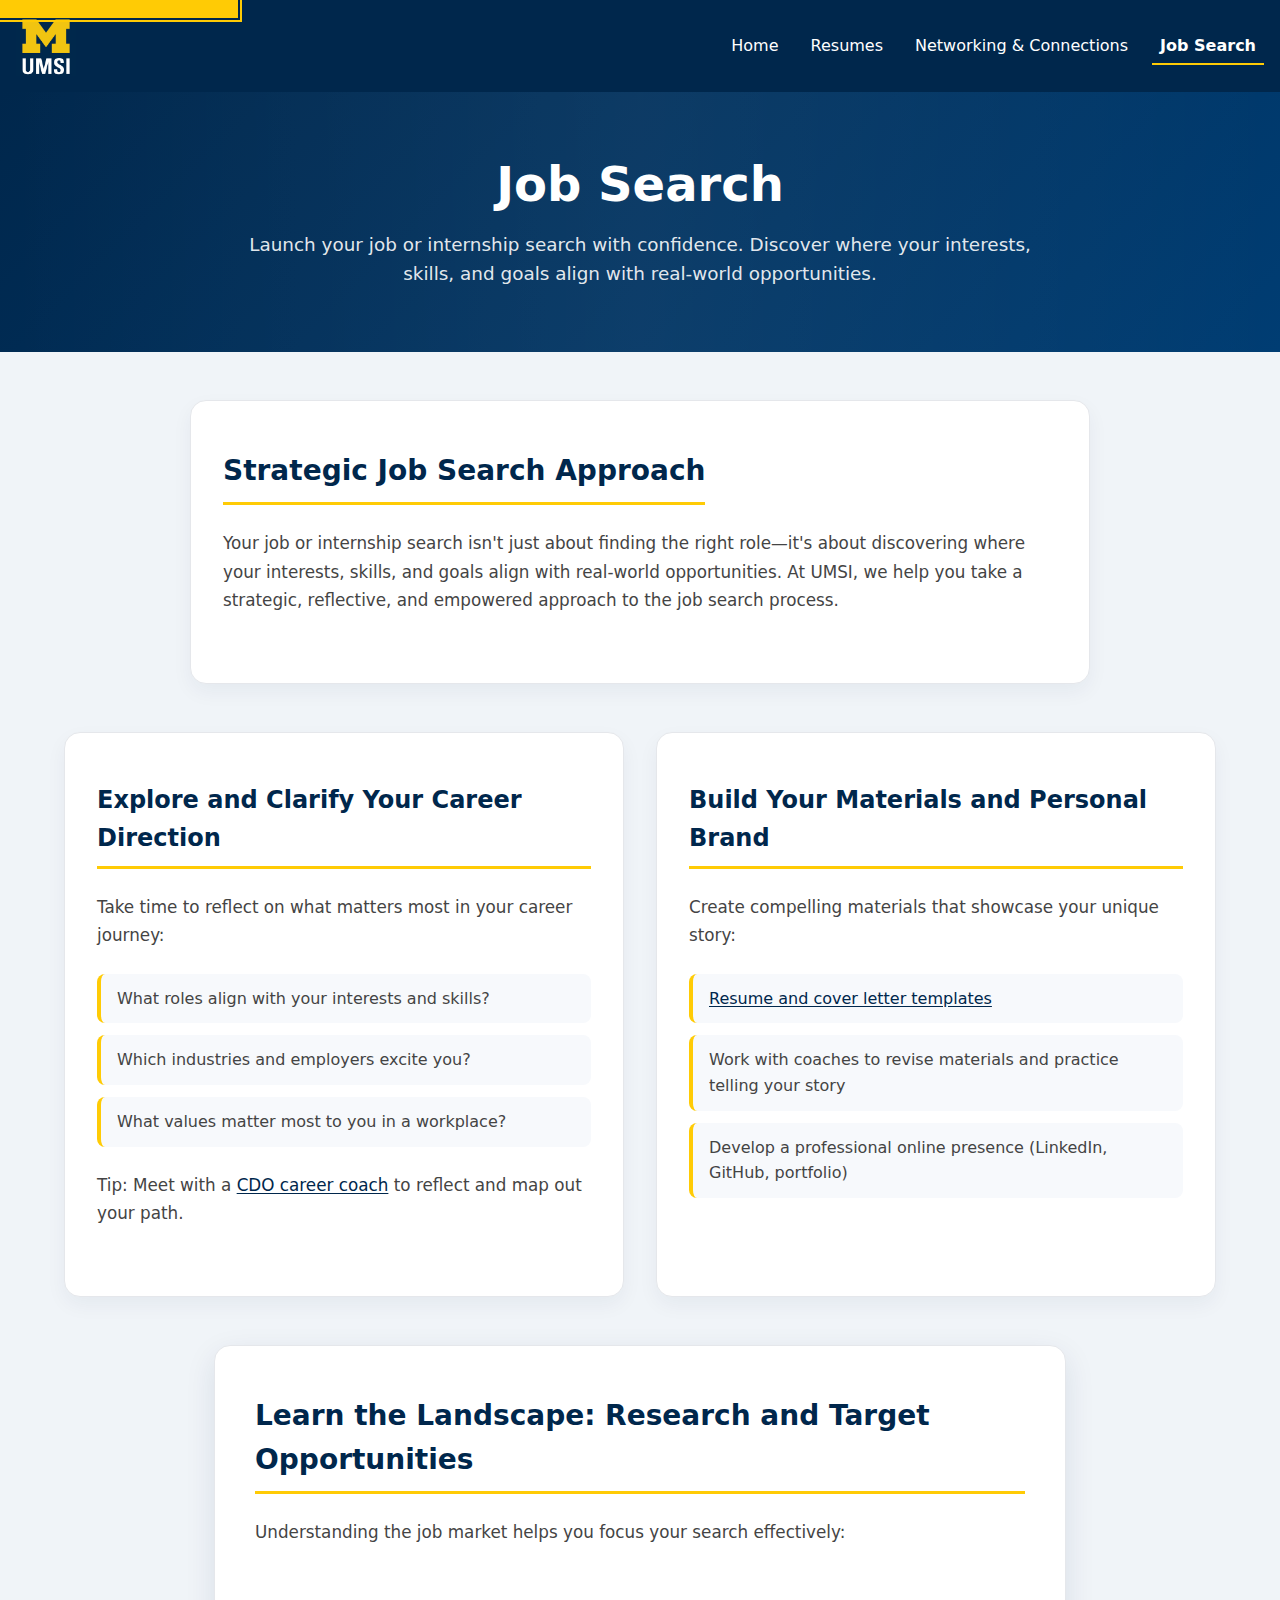
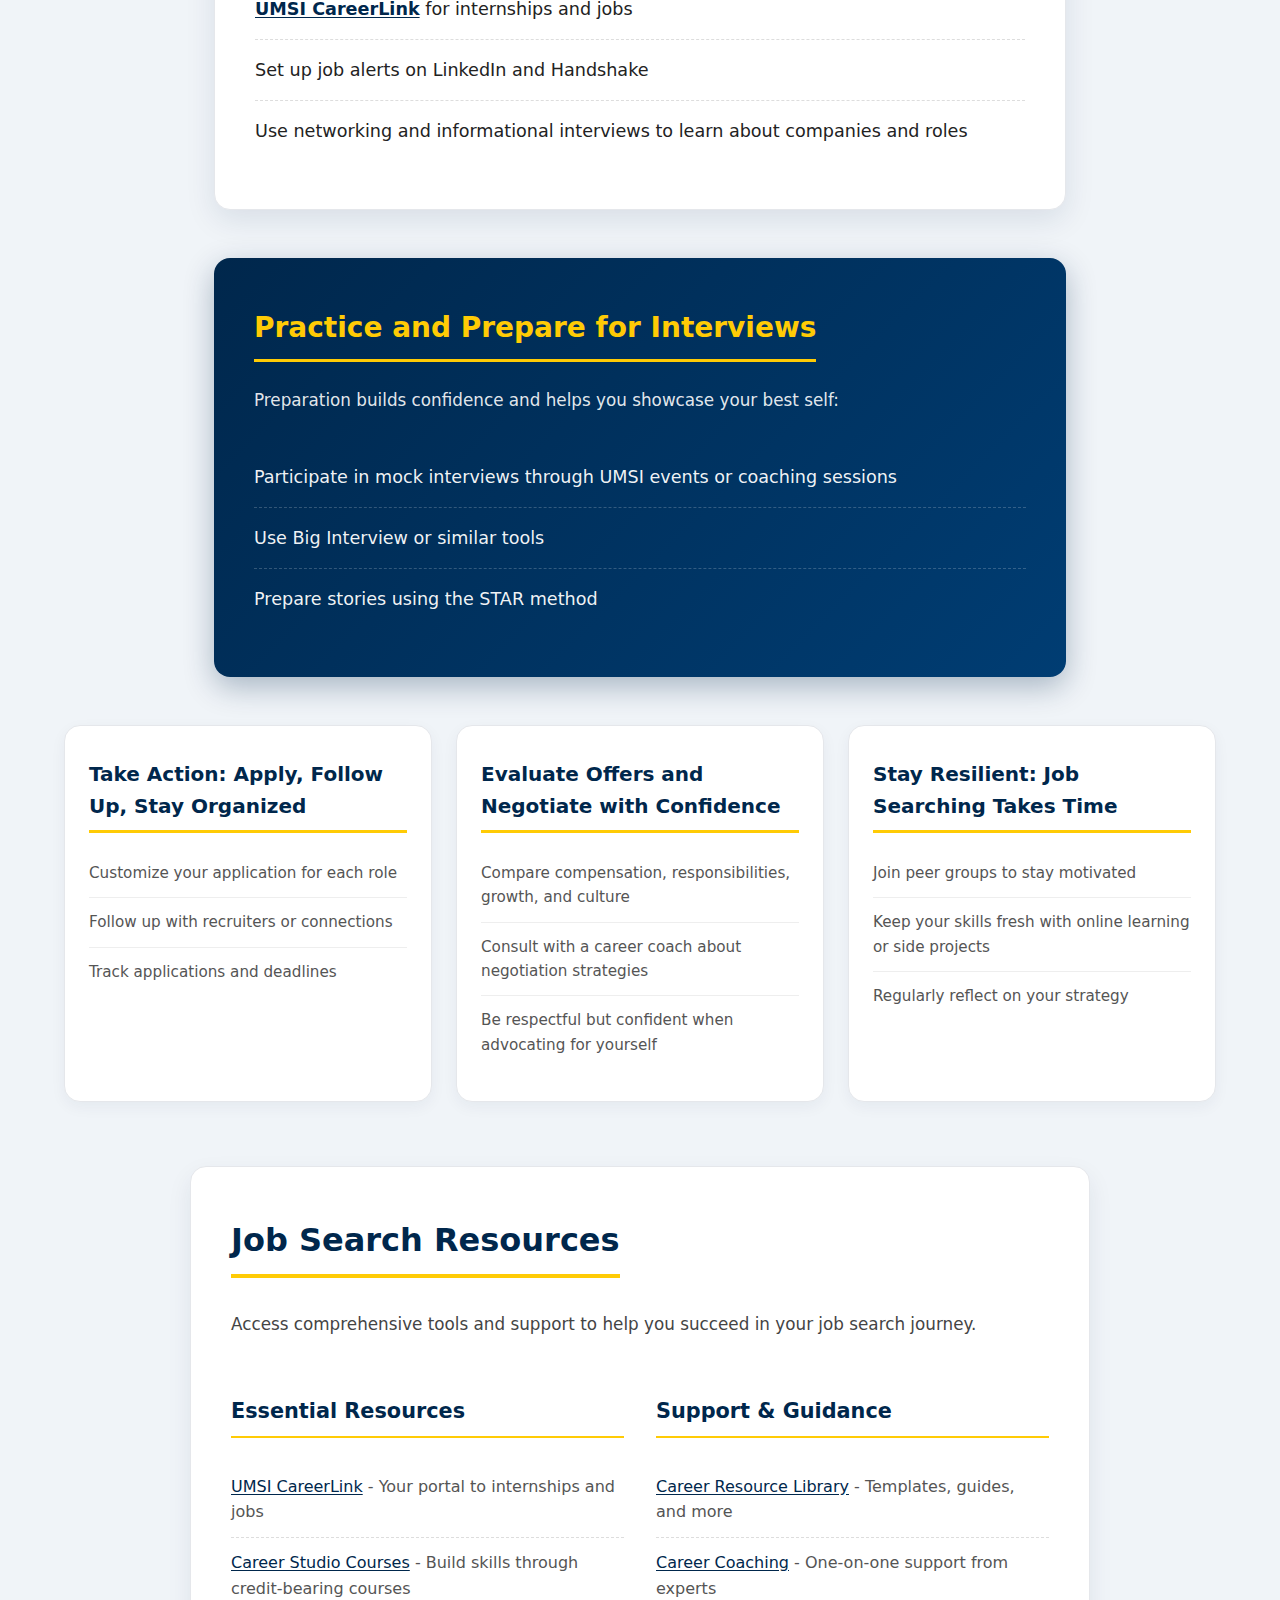
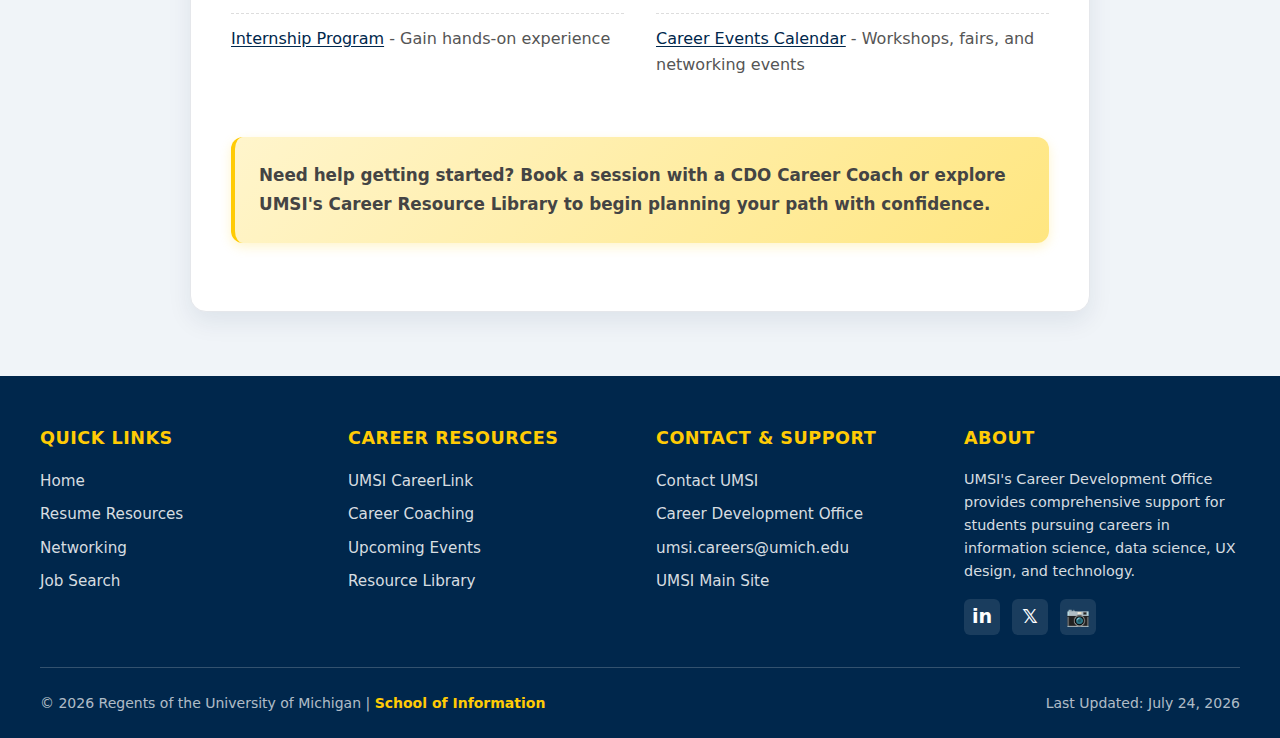
<file: job-search.html>
<!DOCTYPE html>
<html lang="en">

<head>
  <meta charset="UTF-8">
  <meta name="viewport" content="width=device-width, initial-scale=1.0">
  <title>Job Search - UMSI Career Resources</title>
  <link rel="stylesheet" href="css/html5reset.css">
  <link rel="stylesheet" href="css/style.css">
</head>

<body>
  <a href="#maincontent" class="skip-link">Skip to Main Content</a>
  <header>
    <div class="header-container">
      <img src="images/UMSI_signature_vertical_informal_solidblue.jpg" alt="UMSI Logo" class="logo">
      <nav>
        <ul>
          <li><a href="index.html">Home</a></li>
          <li><a href="resume.html">Resumes</a></li>
          <li><a href="connections.html">Networking & Connections</a></li>
          <li><a href="job-search.html" aria-current="page">Job Search</a></li>
        </ul>
      </nav>
    </div>
  </header>

  <main id="maincontent">

    <section class="hero">
      <h1>Job Search</h1>
      <p>Launch your job or internship search with confidence. Discover where your interests, skills, and goals align
        with real-world opportunities.</p>
    </section>

    <section class="clean-section">
      <h2>Strategic Job Search Approach</h2>
      <p>Your job or internship search isn't just about finding the right role—it's about discovering where your
        interests, skills, and goals align with real-world opportunities. At UMSI, we help you take a strategic,
        reflective, and empowered approach to the job search process.</p>
    </section>

    <div class="section-pair">
      <section>
        <h2>Explore and Clarify Your Career Direction</h2>
        <p>Take time to reflect on what matters most in your career journey:</p>
        <ul>
          <li>What roles align with your interests and skills?</li>
          <li>Which industries and employers excite you?</li>
          <li>What values matter most to you in a workplace?</li>
        </ul>
        <p><strong>Tip:</strong> Meet with a <a
            href="https://www.si.umich.edu/student-experience/career-development/career-coaching" target="_blank">CDO
            career coach</a> to reflect and map out your path.</p>
      </section>

      <section>
        <h2>Build Your Materials and Personal Brand</h2>
        <p>Create compelling materials that showcase your unique story:</p>
        <ul>
          <li><a href="https://www.si.umich.edu/student-experience/career-development/career-resources"
              target="_blank">Resume and cover letter templates</a></li>
          <li>Work with coaches to revise materials and practice telling your story</li>
          <li>Develop a professional online presence (LinkedIn, GitHub, portfolio)</li>
        </ul>
      </section>
    </div>

    <section class="job-step-light">
      <div class="job-step-content">
        <h2>Learn the Landscape: Research and Target Opportunities</h2>
        <p>Understanding the job market helps you focus your search effectively:</p>
        <ul>
          <li><a href="https://www.si.umich.edu/student-experience/career-development/umsi-careerlink"
              target="_blank">UMSI CareerLink</a> for internships and jobs</li>
          <li>Set up job alerts on LinkedIn and Handshake</li>
          <li>Use networking and informational interviews to learn about companies and roles</li>
        </ul>
      </div>
    </section>

    <section class="job-step-dark">
      <div class="job-step-content">
        <h2>Practice and Prepare for Interviews</h2>
        <p>Preparation builds confidence and helps you showcase your best self:</p>
        <ul>
          <li>Participate in mock interviews through UMSI events or coaching sessions</li>
          <li>Use Big Interview or similar tools</li>
          <li>Prepare stories using the STAR method</li>
        </ul>
      </div>
    </section>

    <div class="career-sections-container">
      <section class="career-section">
        <h2>Take Action: Apply, Follow Up, Stay Organized</h2>
        <div class="card">
          <ul>
            <li>Customize your application for each role</li>
            <li>Follow up with recruiters or connections</li>
            <li>Track applications and deadlines</li>
          </ul>
        </div>
      </section>

      <section class="career-section">
        <h2>Evaluate Offers and Negotiate with Confidence</h2>
        <div class="card">
          <ul>
            <li>Compare compensation, responsibilities, growth, and culture</li>
            <li>Consult with a career coach about negotiation strategies</li>
            <li>Be respectful but confident when advocating for yourself</li>
          </ul>
        </div>
      </section>

      <section class="career-section">
        <h2>Stay Resilient: Job Searching Takes Time</h2>
        <div class="card">
          <ul>
            <li>Join peer groups to stay motivated</li>
            <li>Keep your skills fresh with online learning or side projects</li>
            <li>Regularly reflect on your strategy</li>
          </ul>
        </div>
      </section>
    </div>

    <section class="action-section">
      <h2>Job Search Resources</h2>
      <p>Access comprehensive tools and support to help you succeed in your job search journey.</p>

      <div class="resource-grid">
        <div class="resource-column">
          <h3>Essential Resources</h3>
          <ul>
            <li><a href="https://www.si.umich.edu/student-experience/career-development/umsi-careerlink"
                target="_blank">UMSI CareerLink</a> - Your portal to internships and jobs</li>
            <li><a href="https://www.si.umich.edu/student-experience/career-development/career-education"
                target="_blank">Career Studio Courses</a> - Build skills through credit-bearing courses</li>
            <li><a href="https://www.si.umich.edu/student-experience/internships" target="_blank">Internship Program</a>
              - Gain hands-on experience</li>
          </ul>
        </div>

        <div class="resource-column">
          <h3>Support & Guidance</h3>
          <ul>
            <li><a href="https://www.si.umich.edu/student-experience/career-development/career-resources"
                target="_blank">Career Resource Library</a> - Templates, guides, and more</li>
            <li><a href="https://www.si.umich.edu/student-experience/career-development/career-coaching"
                target="_blank">Career Coaching</a> - One-on-one support from experts</li>
            <li><a href="https://www.si.umich.edu/about-umsi/events" target="_blank">Career Events Calendar</a> -
              Workshops, fairs, and networking events</li>
          </ul>
        </div>
      </div>

      <p class="highlight"><strong>Need help getting started?</strong> Book a session with a CDO Career Coach or explore
        UMSI's Career Resource Library to begin planning your path with confidence.</p>
    </section>

  </main>

  <footer>
    <div class="footer-container">

      <!-- Footer Links Section -->
      <div class="footer-content">

        <!-- Quick Links Column -->
        <div class="footer-column">
          <h3>Quick Links</h3>
          <ul>
            <li><a href="index.html">Home</a></li>
            <li><a href="resume.html">Resume Resources</a></li>
            <li><a href="connections.html">Networking</a></li>
            <li><a href="job-search.html">Job Search</a></li>
          </ul>
        </div>

        <!-- Career Resources Column -->
        <div class="footer-column">
          <h3>Career Resources</h3>
          <ul>
            <li><a href="https://www.si.umich.edu/student-experience/career-development/umsi-careerlink"
                target="_blank">UMSI CareerLink</a></li>
            <li><a href="https://www.si.umich.edu/student-experience/career-development/career-coaching"
                target="_blank">Career Coaching</a></li>
            <li><a href="https://www.si.umich.edu/about-umsi/events" target="_blank">Upcoming Events</a></li>
            <li><a href="https://www.si.umich.edu/student-experience/career-development/career-resources"
                target="_blank">Resource Library</a></li>
          </ul>
        </div>

        <!-- Contact Column -->
        <div class="footer-column">
          <h3>Contact & Support</h3>
          <ul>
            <li><a href="https://www.si.umich.edu/about-umsi/contact-us" target="_blank">Contact UMSI</a></li>
            <li><a href="https://umich.instructure.com/courses/137916" target="_blank">Career Development Office</a>
            </li>
            <li><a href="mailto:umsi.careers@umich.edu">umsi.careers@umich.edu</a></li>
            <li><a href="https://www.si.umich.edu/" target="_blank">UMSI Main Site</a></li>
          </ul>
        </div>

        <!-- About Column -->
        <div class="footer-column">
          <h3>About</h3>
          <p class="footer-description">
            UMSI's Career Development Office provides comprehensive support for students pursuing careers in
            information science, data science, UX design, and technology.
          </p>
          <div class="footer-social">
            <a href="https://www.linkedin.com/school/umsi/" target="_blank" aria-label="UMSI LinkedIn">
              <span class="social-icon">in</span>
            </a>
            <a href="https://twitter.com/umsi" target="_blank" aria-label="UMSI Twitter">
              <span class="social-icon">𝕏</span>
            </a>
            <a href="https://www.instagram.com/umsi/" target="_blank" aria-label="UMSI Instagram">
              <span class="social-icon">📷</span>
            </a>
          </div>
        </div>

      </div>

      <!-- Footer Bottom Bar -->
      <div class="footer-bottom">
        <p class="footer-copyright">
          &copy; <span id="currentYear">2025</span> Regents of the University of Michigan |
          <a href="https://www.si.umich.edu/">School of Information</a>
        </p>
        <p class="footer-meta">
          Last Updated: <span id="lastModified">January 2025</span>
        </p>
      </div>

    </div>

    <!-- Back to Top Button -->
    <button id="backToTop" class="back-to-top" aria-label="Back to top">
      <span class="arrow-up">↑</span>
    </button>

  </footer>

  <!-- Link to Footer JavaScript -->
  <script src="js/footer.js"></script>
</body>

</html>
</file>
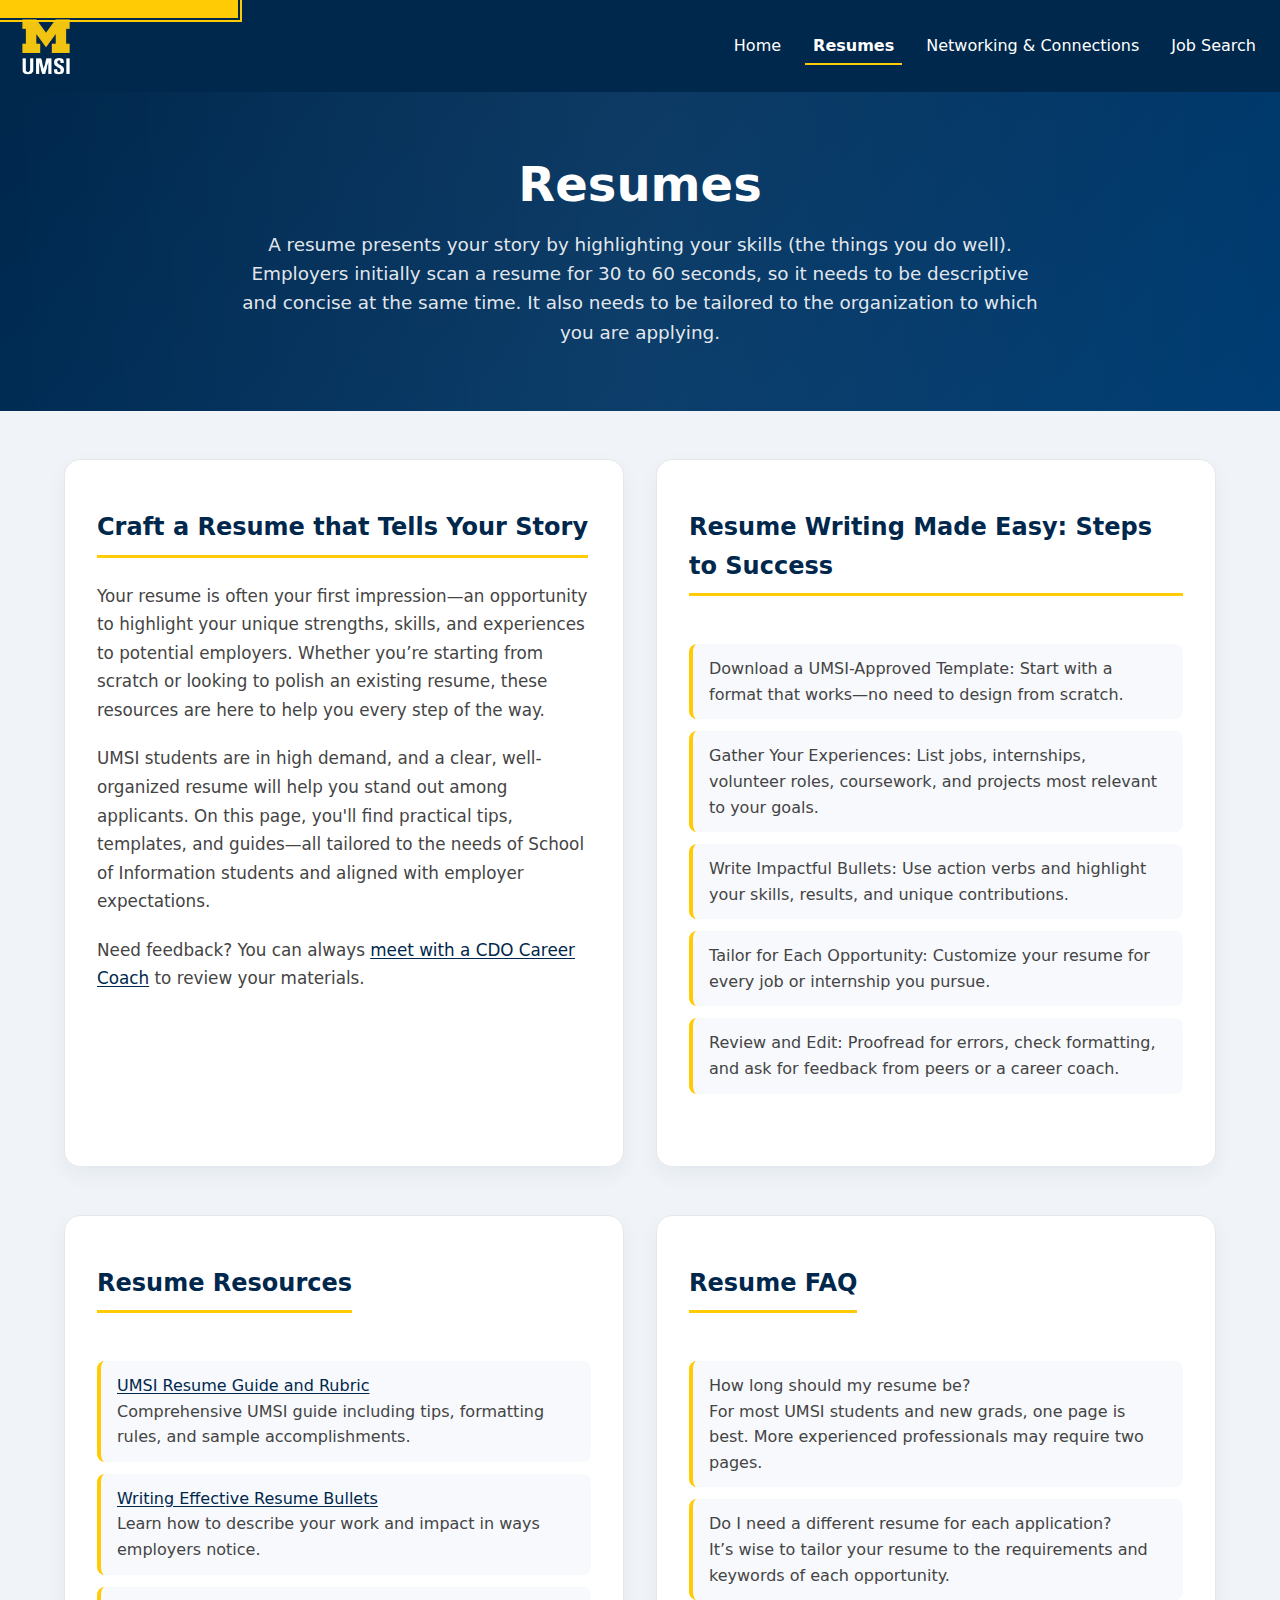
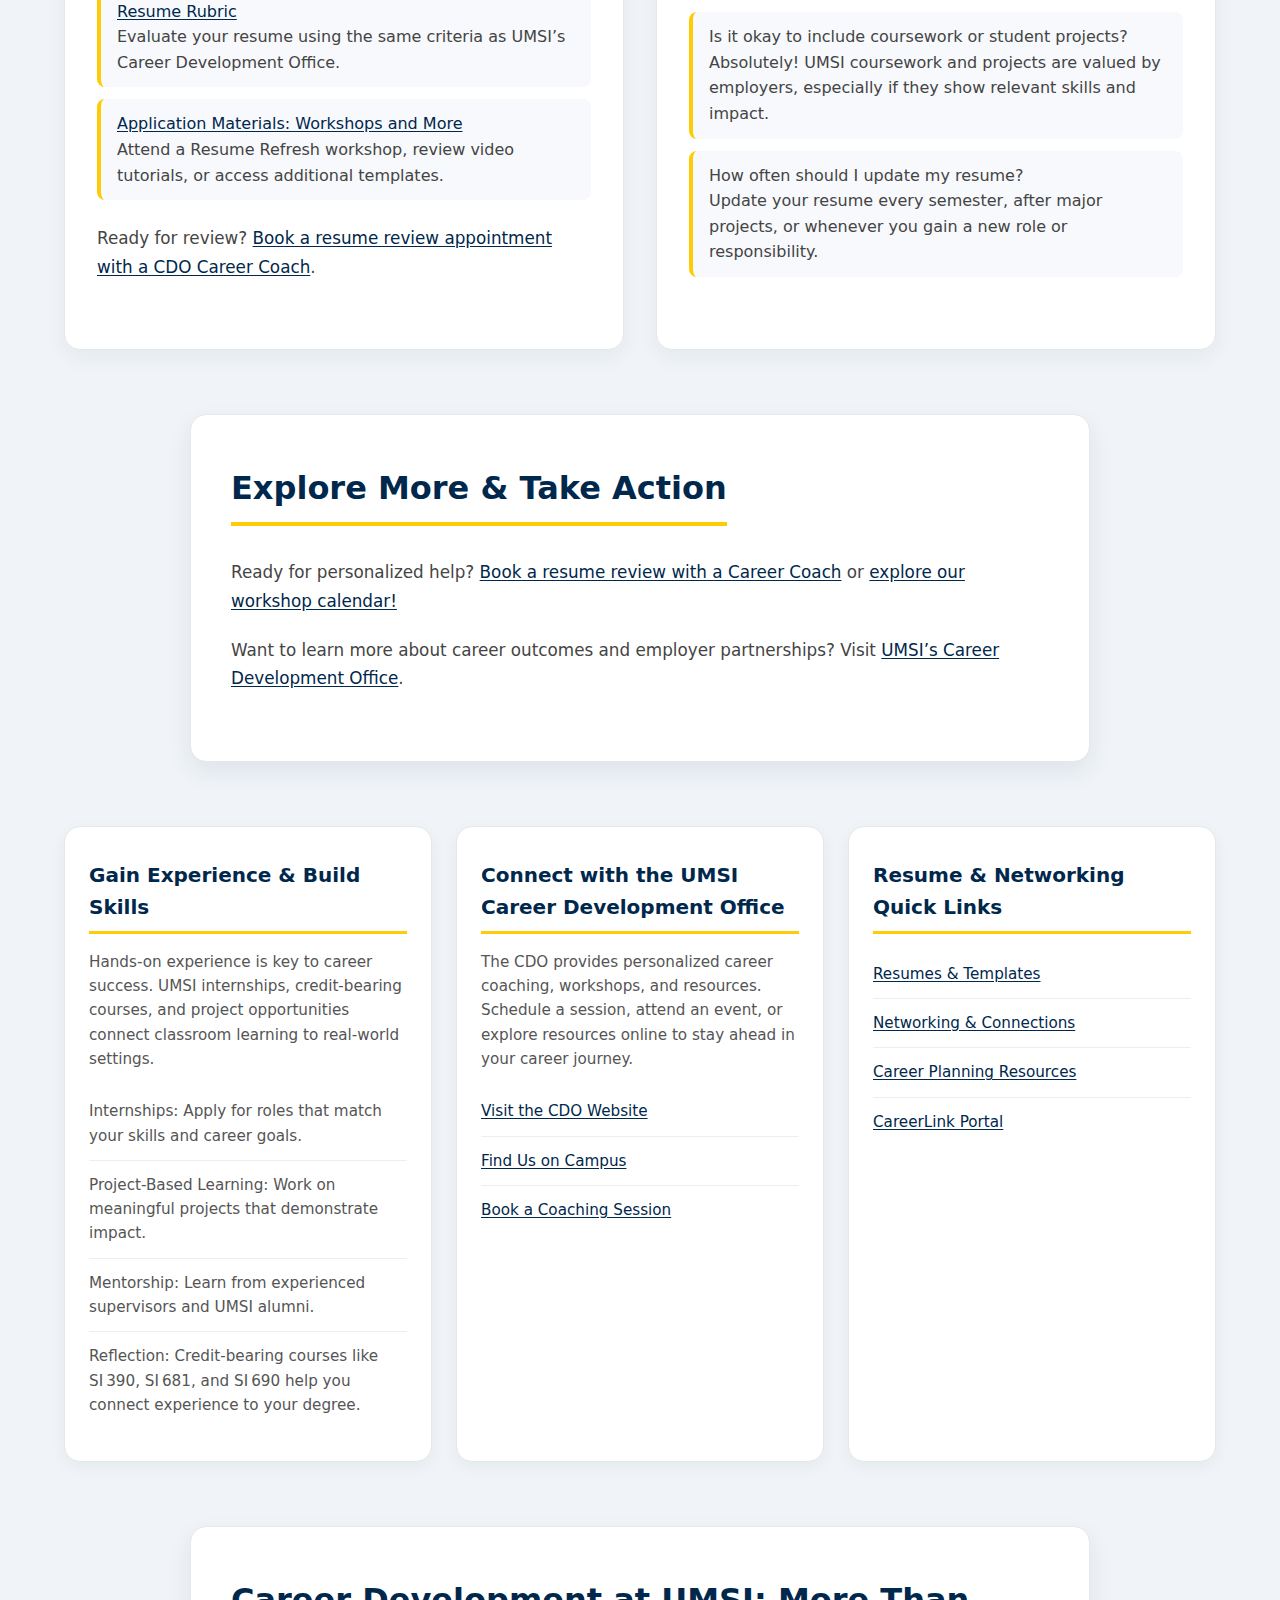
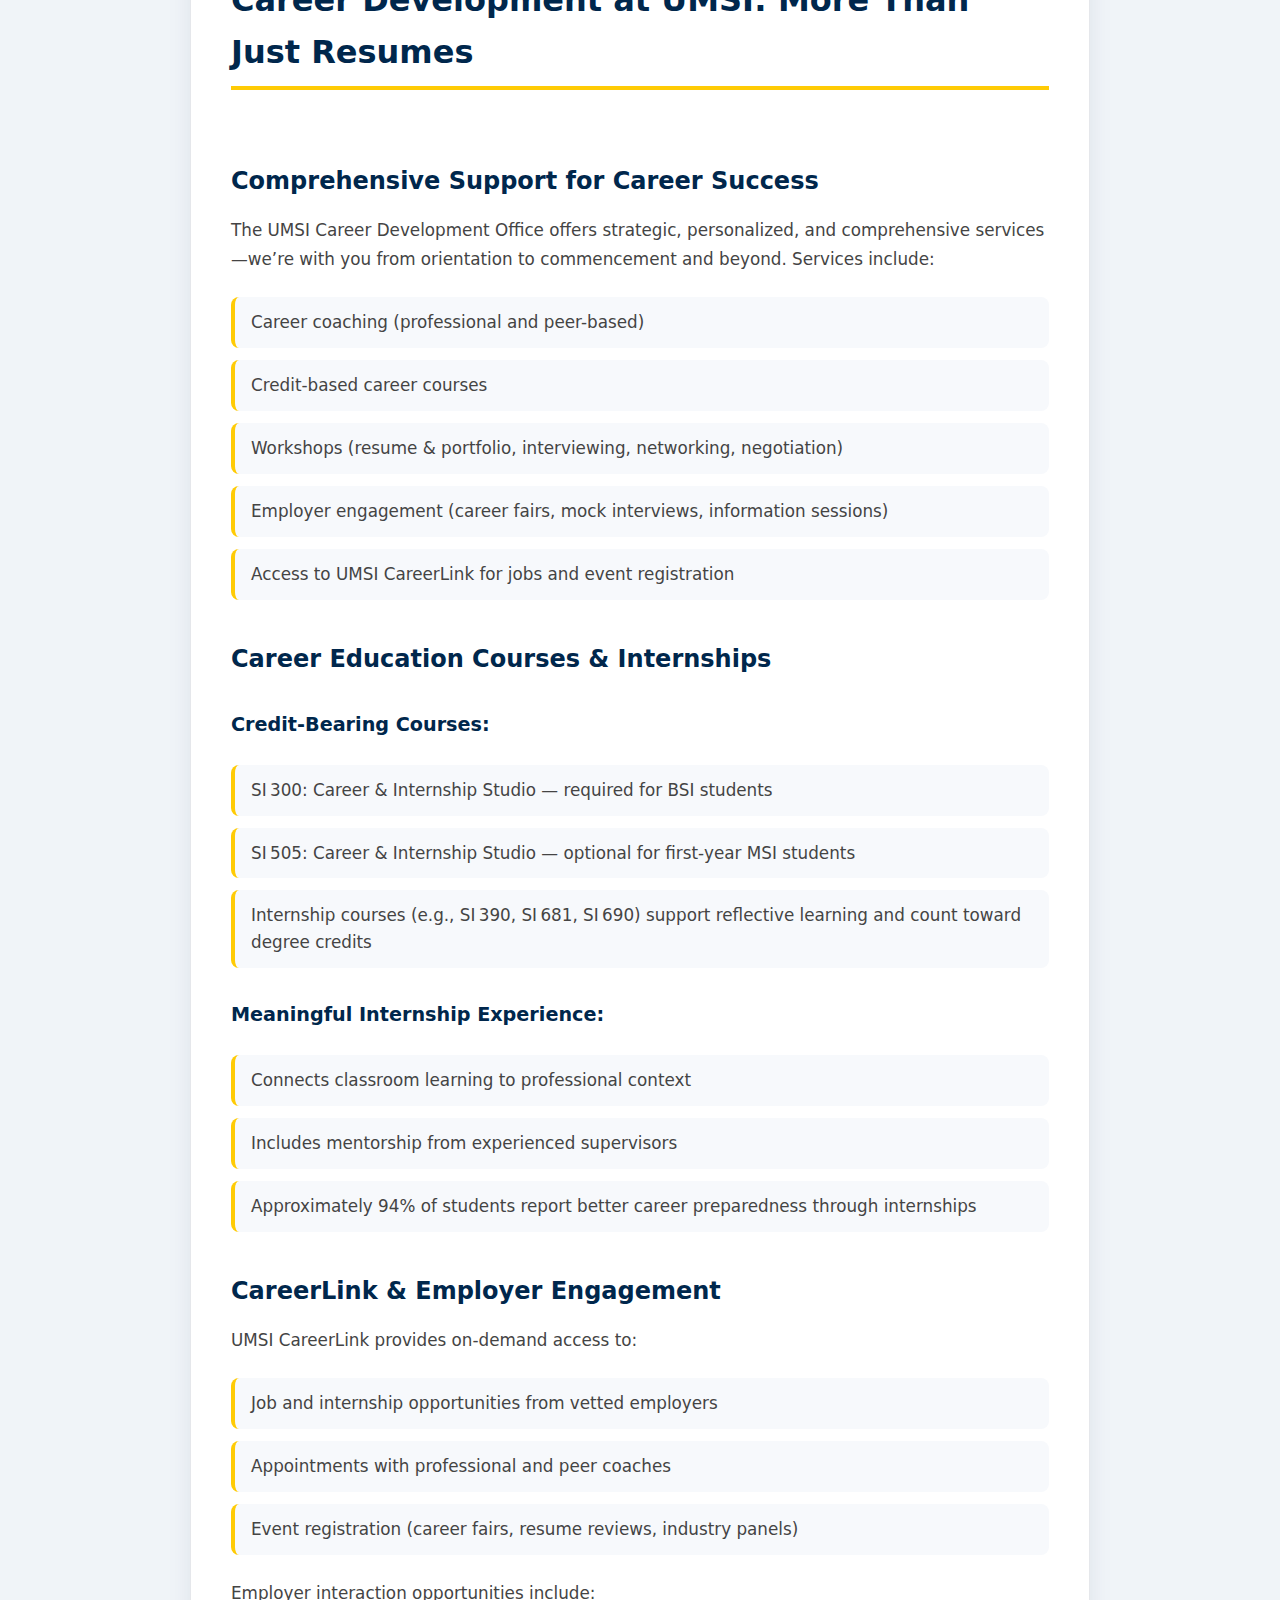
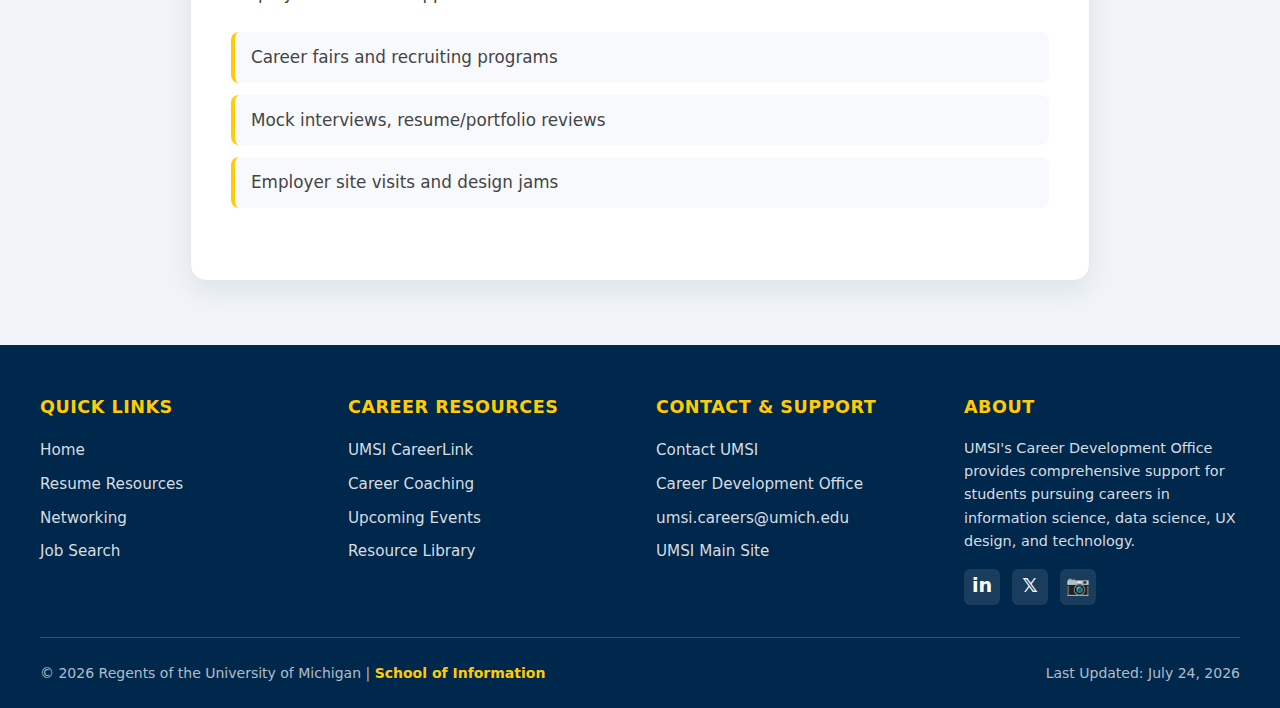
<file: resume.html>
<!DOCTYPE html>
<html lang="en">

<head>
  <meta charset="UTF-8">
  <meta name="viewport" content="width=device-width, initial-scale=1.0">
  <title>Resumes</title>
  <link rel="stylesheet" href="css/html5reset.css">
  <link rel="stylesheet" href="css/style.css">
</head>

<body>
  <header>
    <a href="#maincontent" class="skip-link">Skip to Main Content</a>

    <div class="header-container">
      <img src="images/UMSI_signature_vertical_informal_solidblue.jpg" alt="UMSI Logo" class="logo">
      <nav>
        <ul>
          <li><a href="index.html">Home</a></li>
          <li><a href="resume.html" aria-current="page">Resumes</a></li>
          <li><a href="connections.html">Networking & Connections</a></li>
          <li><a href="job-search.html">Job Search</a></li>
        </ul>
      </nav>
    </div>

  </header>

  <main id="maincontent">

    <section class="hero">
      <h1>Resumes</h1>
      <p>A resume presents your story by highlighting your skills (the things you do well). Employers initially scan a
        resume for 30 to 60 seconds, so it needs to be descriptive and concise at the same time. It also needs to be
        tailored to the organization to which you are applying.</p>
    </section>

    <div class="section-pair">
      <section>
        <h2>Craft a Resume that Tells Your Story</h2>
        <p>Your resume is often your first impression—an opportunity to highlight your unique strengths, skills, and
          experiences to potential employers. Whether you’re starting from scratch or looking to polish an existing
          resume, these resources are here to help you every step of the way.</p>
        <p>UMSI students are in high demand, and a clear, well-organized resume will help you stand out among
          applicants. On this page, you'll find practical tips, templates, and guides—all tailored to the needs of
          School of Information students and aligned with employer expectations.</p>
        <p>Need feedback? You can always <a
            href="https://umsi.instructure.com/courses/12345/pages/meet-with-a-career-coach" target="_blank">meet with a
            CDO Career Coach</a> to review your materials.</p>
      </section>

      <section>
        <h2>Resume Writing Made Easy: Steps to Success</h2>
        <ol>
          <li><strong>Download a UMSI-Approved Template:</strong> Start with a format that works—no need to design from
            scratch.</li>
          <li><strong>Gather Your Experiences:</strong> List jobs, internships, volunteer roles, coursework, and
            projects most relevant to your goals.</li>
          <li><strong>Write Impactful Bullets:</strong> Use action verbs and highlight your skills, results, and unique
            contributions.</li>
          <li><strong>Tailor for Each Opportunity:</strong> Customize your resume for every job or internship you
            pursue.</li>
          <li><strong>Review and Edit:</strong> Proofread for errors, check formatting, and ask for feedback from peers
            or a career coach.</li>
        </ol>
      </section>
    </div>

    <div class="section-pair">
      <section>
        <h2>Resume Resources</h2>
        <ul>
          <li><a href="https://umsi.instructure.com/courses/12345/pages/resume-guide" target="_blank">UMSI Resume Guide
              and Rubric</a><br>Comprehensive UMSI guide including tips, formatting rules, and sample accomplishments.
          </li>
          <li><a href="https://umsi.instructure.com/courses/12345/pages/writing-resume-bullets" target="_blank">Writing
              Effective Resume Bullets</a><br>Learn how to describe your work and impact in ways employers notice.</li>
          <li><a href="https://umsi.instructure.com/courses/12345/pages/resume-rubric" target="_blank">Resume
              Rubric</a><br>Evaluate your resume using the same criteria as UMSI’s Career Development Office.</li>
          <li><a href="https://umsi.instructure.com/courses/12345/pages/app-materials-resources"
              target="_blank">Application Materials: Workshops and More</a><br>Attend a Resume Refresh workshop, review
            video tutorials, or access additional templates.</li>
        </ul>
        <p>Ready for review? <a href="https://umsi.instructure.com/courses/12345/pages/meet-with-a-career-coach"
            target="_blank">Book a resume review appointment with a CDO Career Coach</a>.</p>
      </section>

      <section>
        <h2>Resume FAQ</h2>
        <ul>
          <li><strong>How long should my resume be?</strong><br>For most UMSI students and new grads, one page is best.
            More experienced professionals may require two pages.</li>
          <li><strong>Do I need a different resume for each application?</strong><br>It’s wise to tailor your resume to
            the requirements and keywords of each opportunity.</li>
          <li><strong>Is it okay to include coursework or student projects?</strong><br>Absolutely! UMSI coursework and
            projects are valued by employers, especially if they show relevant skills and impact.</li>
          <li><strong>How often should I update my resume?</strong><br>Update your resume every semester, after major
            projects, or whenever you gain a new role or responsibility.</li>
        </ul>
      </section>
    </div>

    <section class="action-section">
      <h2>Explore More & Take Action</h2>
      <p>
        Ready for personalized help? <a href="https://umsi.instructure.com/courses/12345/pages/meet-with-a-career-coach"
          target="_blank">Book a resume review with a Career Coach</a> or <a
          href="https://umsi.instructure.com/courses/12345/pages/app-materials-resources" target="_blank">explore our
          workshop calendar!</a>
      </p>
      <p>
        Want to learn more about career outcomes and employer partnerships? Visit <a
          href="https://www.si.umich.edu/student-experience/career-development">UMSI’s Career Development Office</a>.
      </p>
    </section>

    <div class="career-sections-container">
      <section class="career-section">
        <h2>Gain Experience & Build Skills</h2>
        <p>Hands-on experience is key to career success. UMSI internships, credit-bearing courses, and project
          opportunities connect classroom learning to real-world settings.</p>
        <div class="card">
          <ul>
            <li><strong>Internships:</strong> Apply for roles that match your skills and career goals.</li>
            <li><strong>Project-Based Learning:</strong> Work on meaningful projects that demonstrate impact.</li>
            <li><strong>Mentorship:</strong> Learn from experienced supervisors and UMSI alumni.</li>
            <li><strong>Reflection:</strong> Credit-bearing courses like SI 390, SI 681, and SI 690 help you connect
              experience to your degree.</li>
          </ul>
        </div>
      </section>

      <section class="career-section">
        <h2>Connect with the UMSI Career Development Office</h2>
        <p>The CDO provides personalized career coaching, workshops, and resources. Schedule a session, attend an event,
          or explore resources online to stay ahead in your career journey.</p>
        <div class="card">
          <ul>
            <li><a href="https://www.si.umich.edu/programs/career-development-office" target="_blank">Visit the CDO
                Website</a></li>
            <li><a href="https://umsi.umich.edu/about/locations" target="_blank">Find Us on Campus</a></li>
            <li><a href="https://umsi.instructure.com/courses/12345/pages/meet-with-a-career-coach" target="_blank">Book
                a Coaching Session</a></li>
          </ul>
        </div>
      </section>

      <section class="career-section">
        <h2>Resume & Networking Quick Links</h2>
        <div class="card">
          <ul>
            <li><a href="resume.html">Resumes & Templates</a></li>
            <li><a href="connections.html">Networking & Connections</a></li>
            <li><a href="#">Career Planning Resources</a></li>
            <li><a href="https://careerlink.umich.edu" target="_blank">CareerLink Portal</a></li>
          </ul>
        </div>
      </section>
    </div>

    <section class="action-section">
      <h2>Career Development at UMSI: More Than Just Resumes</h2>

      <h3>Comprehensive Support for Career Success</h3>
      <p>The UMSI Career Development Office offers strategic, personalized, and comprehensive services—we’re with you
        from orientation to commencement and beyond. Services include:</p>
      <ul>
        <li>Career coaching (professional and peer-based)</li>
        <li>Credit‑based career courses</li>
        <li>Workshops (resume & portfolio, interviewing, networking, negotiation)</li>
        <li>Employer engagement (career fairs, mock interviews, information sessions)</li>
        <li>Access to UMSI CareerLink for jobs and event registration</li>
      </ul>

      <h3>Career Education Courses & Internships</h3>
      <h4>Credit‑Bearing Courses:</h4>
      <ul>
        <li><strong>SI 300:</strong> Career & Internship Studio — required for BSI students</li>
        <li><strong>SI 505:</strong> Career & Internship Studio — optional for first‑year MSI students</li>
        <li>Internship courses (e.g., <strong>SI 390, SI 681, SI 690</strong>) support reflective learning and count
          toward degree credits</li>
      </ul>

      <h4>Meaningful Internship Experience:</h4>
      <ul>
        <li>Connects classroom learning to professional context</li>
        <li>Includes mentorship from experienced supervisors</li>
        <li>Approximately 94% of students report better career preparedness through internships</li>
      </ul>

      <h3>CareerLink & Employer Engagement</h3>
      <p><strong>UMSI CareerLink</strong> provides on‑demand access to:</p>
      <ul>
        <li>Job and internship opportunities from vetted employers</li>
        <li>Appointments with professional and peer coaches</li>
        <li>Event registration (career fairs, resume reviews, industry panels)</li>
      </ul>

      <p>Employer interaction opportunities include:</p>
      <ul>
        <li>Career fairs and recruiting programs</li>
        <li>Mock interviews, resume/portfolio reviews</li>
        <li>Employer site visits and design jams</li>
      </ul>
    </section>
  </main>

  <footer>
    <div class="footer-container">

      <!-- Footer Links Section -->
      <div class="footer-content">

        <!-- Quick Links Column -->
        <div class="footer-column">
          <h3>Quick Links</h3>
          <ul>
            <li><a href="index.html">Home</a></li>
            <li><a href="resume.html">Resume Resources</a></li>
            <li><a href="connections.html">Networking</a></li>
            <li><a href="job-search.html">Job Search</a></li>
          </ul>
        </div>

        <!-- Career Resources Column -->
        <div class="footer-column">
          <h3>Career Resources</h3>
          <ul>
            <li><a href="https://www.si.umich.edu/student-experience/career-development/umsi-careerlink"
                target="_blank">UMSI CareerLink</a></li>
            <li><a href="https://www.si.umich.edu/student-experience/career-development/career-coaching"
                target="_blank">Career Coaching</a></li>
            <li><a href="https://www.si.umich.edu/about-umsi/events" target="_blank">Upcoming Events</a></li>
            <li><a href="https://www.si.umich.edu/student-experience/career-development/career-resources"
                target="_blank">Resource Library</a></li>
          </ul>
        </div>

        <!-- Contact Column -->
        <div class="footer-column">
          <h3>Contact & Support</h3>
          <ul>
            <li><a href="https://www.si.umich.edu/about-umsi/contact-us" target="_blank">Contact UMSI</a></li>
            <li><a href="https://umich.instructure.com/courses/137916" target="_blank">Career Development Office</a>
            </li>
            <li><a href="mailto:umsi.careers@umich.edu">umsi.careers@umich.edu</a></li>
            <li><a href="https://www.si.umich.edu/" target="_blank">UMSI Main Site</a></li>
          </ul>
        </div>

        <!-- About Column -->
        <div class="footer-column">
          <h3>About</h3>
          <p class="footer-description">
            UMSI's Career Development Office provides comprehensive support for students pursuing careers in
            information science, data science, UX design, and technology.
          </p>
          <div class="footer-social">
            <a href="https://www.linkedin.com/school/umsi/" target="_blank" aria-label="UMSI LinkedIn">
              <span class="social-icon">in</span>
            </a>
            <a href="https://twitter.com/umsi" target="_blank" aria-label="UMSI Twitter">
              <span class="social-icon">𝕏</span>
            </a>
            <a href="https://www.instagram.com/umsi/" target="_blank" aria-label="UMSI Instagram">
              <span class="social-icon">📷</span>
            </a>
          </div>
        </div>

      </div>

      <!-- Footer Bottom Bar -->
      <div class="footer-bottom">
        <p class="footer-copyright">
          &copy; <span id="currentYear">2025</span> Regents of the University of Michigan |
          <a href="https://www.si.umich.edu/">School of Information</a>
        </p>
        <p class="footer-meta">
          Last Updated: <span id="lastModified">January 2025</span>
        </p>
      </div>

    </div>

    <!-- Back to Top Button -->
    <button id="backToTop" class="back-to-top" aria-label="Back to top">
      <span class="arrow-up">↑</span>
    </button>

  </footer>

  <!-- Link to Footer JavaScript -->
  <script src="js/footer.js"></script>

</body>

</html>
</file>
<file: css/style.css>
/* ==========================================
   UMSI CAREER DEVELOPMENT RESOURCE HUB
   Complete Stylesheet (Updated 2025)
   ========================================== */

:root {
  --um-blue: #00274c;
  --um-maize: #ffcb05;
  --text-hover: #3787e9;
  --text-dark: #222;
  --text-light: #fff;
  --bg-light: #f0f4f8;
  --font-base: system-ui, -apple-system, "Segoe UI", Roboto, sans-serif;
}

/* Reset */
*,
*::before,
*::after {
  box-sizing: border-box;
}

body {
  font-family: var(--font-base);
  margin: 0;
  padding: 0;
  color: var(--text-dark);
  background-color: var(--bg-light);
  line-height: 1.6;
  overflow-x: hidden;
}

a {
  color: var(--um-blue);
  text-decoration: underline;
  text-underline-offset: 2px;
  transition: color 0.2s ease;
}
a:hover,
a:focus {
  color: var(--text-hover);
  outline: 2px solid var(--um-maize);
  outline-offset: 2px;
}

/* Skip link */
.skip-link {
  position: absolute;
  top: -40px;
  left: 0;
  background: var(--um-maize);
  color: var(--um-blue);
  padding: 1rem 1.5rem;
  z-index: 100;
  transition: top 0.2s;
  font-weight: bold;
  text-decoration: none;
}
.skip-link:focus {
  top: 0;
}

/* ==========================================
   HEADER & NAVIGATION
   ========================================== */
.header-container {
  display: flex;
  align-items: center;
  justify-content: space-between;
  flex-wrap: wrap;
  background-color: var(--um-blue);
  padding: 1rem;
  width: 100%;
}
.header-container img.logo {
  max-height: 60px;
  width: auto;
}
nav ul {
  list-style: none;
  display: flex;
  flex-wrap: wrap;
  gap: 1rem;
  margin: 0;
  padding: 0;
}
nav a {
  color: var(--text-light);
  text-decoration: none;
  padding: 0.5rem;
  transition: all 0.2s ease;
}
nav a[aria-current="page"] {
  border-bottom: 2px solid var(--um-maize);
  font-weight: bold;
}
nav a:hover {
  text-decoration: underline;
  text-decoration-color: var(--um-maize);
}

/* ==========================================
   HOMEPAGE HERO SECTION
   ========================================== */
.hero-modern {
  display: flex;
  flex-direction: column;
  justify-content: center;
  align-items: center;
  background: linear-gradient(135deg, var(--um-blue) 0%, #003d73 100%);
  color: var(--text-light);
  text-align: center;
  min-height: 100vh;
  padding: 5rem 1.5rem;
  position: relative;
  overflow: hidden;
}

.hero-content-split {
  display: flex;
  flex-direction: column;
  align-items: center;
  gap: 2.5rem;
  max-width: 900px;
}

.hero-badge {
  display: inline-block;
  background: rgba(255, 203, 5, 0.2);
  color: var(--um-maize);
  padding: 0.5rem 1rem;
  border-radius: 30px;
  font-weight: 600;
  text-transform: uppercase;
  margin-bottom: 1.25rem;
}

.hero-modern h1 {
  font-size: clamp(2rem, 5vw, 3.5rem);
  font-weight: 700;
  line-height: 1.2;
  margin: 0 0 1rem 0;
}

.highlight-text {
  color: var(--um-maize);
}

.hero-lead {
  font-size: clamp(1.1rem, 2vw, 1.3rem);
  max-width: 650px;
  margin: 0 auto 2rem;
  color: rgba(255, 255, 255, 0.9);
}

.hero-actions {
  display: flex;
  flex-wrap: wrap;
  gap: 1rem;
  justify-content: center;
}

.btn-primary-modern,
.btn-secondary-modern {
  display: inline-flex;
  align-items: center;
  gap: 0.5rem;
  border-radius: 10px;
  padding: 1rem 2rem;
  font-weight: 600;
  text-decoration: none;
  font-size: 1rem;
  transition: all 0.3s ease;
}

.btn-primary-modern {
  background: var(--um-maize);
  color: var(--um-blue);
  box-shadow: 0 4px 12px rgba(255, 203, 5, 0.4);
}
.btn-primary-modern:hover {
  background: #ffd633;
  transform: translateY(-2px);
  box-shadow: 0 6px 16px rgba(255, 203, 5, 0.5);
}

.btn-secondary-modern {
  background: transparent;
  color: white;
  border: 2px solid rgba(255, 255, 255, 0.3);
}
.btn-secondary-modern:hover {
  background: rgba(255, 255, 255, 0.1);
  border-color: white;
}

/* Stats Bar */
.stats-bar {
  display: flex;
  gap: 2rem;
  justify-content: center;
  flex-wrap: wrap;
  margin-top: 2rem;
}
.stat-item {
  display: flex;
  flex-direction: column;
  align-items: center;
}
.stat-number {
  color: var(--um-maize);
  font-weight: 800;
  font-size: 2rem;
}
.stat-label {
  color: rgba(255, 255, 255, 0.8);
  text-transform: uppercase;
  font-size: 0.875rem;
}

/* ==========================================
   HOMEPAGE BENTO SECTION - PROFESSIONAL DESIGN
   ========================================== */
.bento-section {
  background: #fafbfc;
  padding: 5rem 1.5rem;
  text-align: center;
}

.section-header-modern {
  max-width: 700px;
  margin: 0 auto 3rem;
}

.section-tag {
  display: inline-block;
  color: var(--um-blue);
  font-weight: 600;
  font-size: 0.875rem;
  text-transform: uppercase;
  letter-spacing: 1px;
  margin-bottom: 0.75rem;
}

.section-header-modern h2 {
  color: var(--um-blue);
  font-size: clamp(1.75rem, 4vw, 2.5rem);
  font-weight: 700;
  margin-bottom: 0.5rem;
}
.section-header-modern p {
  color: #666;
  font-size: 1.1rem;
  margin: 0;
}

.bento-grid {
  display: grid;
  grid-template-columns: repeat(4, 1fr);
  gap: 1.5rem;
  justify-content: center;
  align-items: stretch;
  max-width: 1200px;
  margin: 0 auto;
}

/* Professional Bento Cards */
.bento-card {
  background: #fff;
  border-radius: 16px;
  padding: 2rem;
  text-align: left;
  transition: all 0.3s ease;
  border: 1px solid #e5e7eb;
  display: flex;
  flex-direction: column;
  position: relative;
  overflow: hidden;
}

.bento-card::before {
  content: '';
  position: absolute;
  top: 0;
  left: 0;
  right: 0;
  height: 3px;
  background: linear-gradient(90deg, var(--um-blue), var(--um-maize));
  transform: scaleX(0);
  transition: transform 0.3s ease;
}

.bento-card:hover::before {
  transform: scaleX(1);
}

.bento-card:hover {
  transform: translateY(-5px);
  box-shadow: 0 12px 30px rgba(0, 39, 76, 0.12);
  border-color: var(--um-blue);
}

/* Card Header with Icon */
.bento-header {
  display: flex;
  align-items: center;
  justify-content: space-between;
  margin-bottom: 1rem;
}

.icon-circle {
  width: 50px;
  height: 50px;
  border-radius: 12px;
  display: flex;
  align-items: center;
  justify-content: center;
  transition: all 0.3s ease;
}

.icon-blue {
  background: rgba(0, 39, 76, 0.08);
  color: var(--um-blue);
}

.icon-maize {
  background: rgba(255, 203, 5, 0.15);
  color: var(--um-blue);
}

.icon-gradient {
  background: linear-gradient(135deg, var(--um-blue), #003d73);
  color: white;
}

.bento-card:hover .icon-circle {
  transform: scale(1.1) rotate(5deg);
}

/* Badges */
.badge {
  background: var(--um-maize);
  color: var(--um-blue);
  padding: 0.25rem 0.75rem;
  border-radius: 20px;
  font-size: 0.75rem;
  font-weight: 700;
  text-transform: uppercase;
  letter-spacing: 0.5px;
}

.badge-coaching {
  background: linear-gradient(135deg, var(--um-blue), #003d73);
  color: white;
}

.badge-external {
  background: rgba(0, 39, 76, 0.08);
  color: var(--um-blue);
}

/* Card Content */
.bento-card h3 {
  color: var(--um-blue);
  font-size: 1.25rem;
  font-weight: 700;
  margin: 0 0 0.75rem 0;
  line-height: 1.3;
}

.bento-card p {
  color: #666;
  font-size: 0.95rem;
  line-height: 1.6;
  margin: 0 0 1.5rem 0;
  flex-grow: 1;
}

/* Professional Stats */
.stats-small {
  display: flex;
  gap: 1.5rem;
  padding: 1rem 0;
  margin: 1rem 0;
  border-top: 1px solid #eee;
  border-bottom: 1px solid #eee;
}

.stat-item-small {
  display: flex;
  flex-direction: column;
  gap: 0.25rem;
}

.stat-num {
  color: var(--um-blue);
  font-weight: 800;
  font-size: 1.5rem;
  line-height: 1;
}

.stat-label {
  color: #666;
  font-size: 0.75rem;
  text-transform: uppercase;
  letter-spacing: 0.5px;
}

/* Professional Event List */
.event-list-pro {
  display: flex;
  flex-direction: column;
  gap: 1rem;
  margin: 1rem 0 1.5rem 0;
}

.event-item-pro {
  display: flex;
  gap: 1rem;
  align-items: center;
  padding: 0.75rem;
  background: #f7f9fc;
  border-radius: 8px;
  transition: all 0.2s ease;
}

.event-item-pro:hover {
  background: #eef3f9;
  transform: translateX(3px);
}

.event-date-box {
  display: flex;
  flex-direction: column;
  align-items: center;
  justify-content: center;
  width: 50px;
  height: 50px;
  background: var(--um-blue);
  color: white;
  border-radius: 8px;
  flex-shrink: 0;
}

.event-date-box .month {
  font-size: 0.7rem;
  font-weight: 600;
  text-transform: uppercase;
  letter-spacing: 0.5px;
  opacity: 0.9;
}

.event-date-box .day {
  font-size: 1.25rem;
  font-weight: 800;
  line-height: 1;
}

.event-details {
  display: flex;
  flex-direction: column;
  gap: 0.25rem;
  text-align: left;
}

.event-title {
  color: var(--um-blue);
  font-weight: 600;
  font-size: 0.95rem;
}

.event-time {
  color: #666;
  font-size: 0.8rem;
}

/* Professional Links */
.bento-link {
  display: inline-flex;
  align-items: center;
  gap: 0.5rem;
  color: var(--um-blue);
  font-weight: 600;
  text-decoration: none;
  font-size: 0.95rem;
  transition: all 0.2s ease;
  margin-top: auto;
  padding-top: 0.5rem;
}

.bento-link:hover {
  color: #003d73;
  gap: 0.75rem;
}

.bento-link svg {
  transition: transform 0.2s ease;
}

.bento-link:hover svg {
  transform: translateX(3px);
}

/* Specific Card Layouts */
.bento-resume {
  grid-column: span 2;
}

.bento-coaching {
  grid-column: span 2;
  background: linear-gradient(135deg, #f8f9fa 0%, #fff 100%);
}

.bento-careerlink {
  grid-column: span 2;
}

/* ==========================================
   HOMEPAGE WHY SECTION
   ========================================== */
.why-section {
  background: #fff;
  padding: 5rem 1.5rem;
}

.why-container {
  max-width: 1200px;
  margin: 0 auto;
  display: grid;
  grid-template-columns: 1fr 1fr;
  gap: 3rem;
  align-items: start;
}

.why-left {
  text-align: left;
}

.why-left h2 {
  color: var(--um-blue);
  font-size: clamp(1.75rem, 4vw, 2.5rem);
  font-weight: 700;
  margin-bottom: 1rem;
}

.why-left .why-lead {
  font-size: 1.1rem;
  color: #555;
  line-height: 1.7;
  max-width: 90%;
}

.why-right {
  display: flex;
  flex-direction: column;
  gap: 2rem;
}

.why-features {
  display: flex;
  flex-direction: column;
  gap: 1rem;
}

.why-feature {
  display: flex;
  align-items: flex-start;
  gap: 0.75rem;
}

.why-icon {
  width: 28px;
  height: 28px;
  background: var(--um-maize);
  color: var(--um-blue);
  display: flex;
  align-items: center;
  justify-content: center;
  border-radius: 6px;
  flex-shrink: 0;
  font-weight: bold;
}

.why-text h4 {
  margin: 0;
  font-weight: 700;
  color: var(--um-blue);
  font-size: 1.05rem;
}

.why-text p {
  margin: 0.25rem 0 0 0;
  color: #555;
  font-size: 0.95rem;
}

.why-stack {
  display: flex;
  flex-direction: column;
  gap: 0.75rem;
}

.stack-card {
  background: #f9f9f9;
  border-radius: 10px;
  padding: 1rem 1.25rem;
  box-shadow: 0 2px 6px rgba(0,0,0,0.05);
  transition: transform 0.2s ease;
}

.stack-card:hover {
  transform: translateY(-3px);
}

.stack-label {
  display: block;
  color: var(--um-blue);
  font-weight: 600;
  margin-bottom: 0.5rem;
}

.stack-bar {
  height: 6px;
  background: linear-gradient(90deg, var(--um-blue), var(--um-maize));
  border-radius: 4px;
}

/* ==========================================
   SHARED CTA SECTION
   ========================================== */
.cta-section {
  padding: 5rem 1.5rem;
  background: linear-gradient(135deg, var(--um-blue) 0%, #003d73 100%);
  text-align: center;
}
.cta-content {
  max-width: 800px;
  margin: 0 auto;
}
.cta-content h2 {
  color: white;
  font-size: clamp(1.75rem, 4vw, 2.5rem);
  font-weight: 700;
  margin-bottom: 1rem;
}
.cta-content p {
  color: rgba(255, 255, 255, 0.85);
  font-size: 1.1rem;
  margin-bottom: 2rem;
}
.btn-cta {
  background: var(--um-maize);
  color: var(--um-blue);
  padding: 1.25rem 3rem;
  border-radius: 12px;
  font-weight: 700;
  text-decoration: none;
  transition: all 0.3s ease;
  display: inline-flex;
  align-items: center;
  gap: 0.5rem;
}
.btn-cta:hover {
  background: #ffd633;
  transform: translateY(-3px);
  box-shadow: 0 8px 20px rgba(255, 203, 5, 0.4);
}

/* ==========================================
   FOOTER - ENHANCED
   ========================================== */
footer {
  background: var(--um-blue);
  color: var(--text-light);
  padding: 3rem 1.5rem 1.5rem;
  position: relative;
}

.footer-container {
  max-width: 1200px;
  margin: 0 auto;
}

/* Footer Content Grid */
.footer-content {
  display: grid;
  grid-template-columns: repeat(4, 1fr);
  gap: 2rem;
  padding-bottom: 2rem;
  border-bottom: 1px solid rgba(255, 255, 255, 0.2);
  margin-bottom: 1.5rem;
}

.footer-column h3 {
  color: var(--um-maize);
  font-size: 1.1rem;
  font-weight: 700;
  margin: 0 0 1rem 0;
  text-transform: uppercase;
  letter-spacing: 0.5px;
}

.footer-column ul {
  list-style: none;
  padding: 0;
  margin: 0;
}

.footer-column ul li {
  margin-bottom: 0.5rem;
}

.footer-column a {
  color: rgba(255, 255, 255, 0.85);
  text-decoration: none;
  font-size: 0.95rem;
  transition: color 0.2s ease;
  display: inline-block;
}

.footer-column a:hover {
  color: var(--um-maize);
  text-decoration: underline;
}

.footer-description {
  color: rgba(255, 255, 255, 0.85);
  font-size: 0.9rem;
  line-height: 1.6;
  margin: 0 0 1rem 0;
}

/* Footer Social Links */
.footer-social {
  display: flex;
  gap: 0.75rem;
  margin-top: 1rem;
}

.footer-social a {
  width: 36px;
  height: 36px;
  background: rgba(255, 255, 255, 0.1);
  border-radius: 6px;
  display: flex;
  align-items: center;
  justify-content: center;
  transition: all 0.3s ease;
  text-decoration: none;
}

.footer-social a:hover {
  background: var(--um-maize);
  transform: translateY(-3px);
}

.social-icon {
  font-size: 1.2rem;
  color: var(--text-light);
  font-weight: bold;
}

.footer-social a:hover .social-icon {
  color: var(--um-blue);
}

/* Footer Bottom Bar */
.footer-bottom {
  display: flex;
  justify-content: space-between;
  align-items: center;
  flex-wrap: wrap;
  gap: 1rem;
}

.footer-copyright,
.footer-meta {
  color: rgba(255, 255, 255, 0.7);
  font-size: 0.875rem;
  margin: 0;
}

.footer-copyright a {
  color: var(--um-maize);
  font-weight: 600;
  text-decoration: none;
}

.footer-copyright a:hover {
  text-decoration: underline;
}

/* Back to Top Button */
.back-to-top {
  position: fixed;
  bottom: 2rem;
  right: 2rem;
  width: 50px;
  height: 50px;
  background: var(--um-maize);
  color: var(--um-blue);
  border: none;
  border-radius: 50%;
  cursor: pointer;
  box-shadow: 0 4px 12px rgba(0, 0, 0, 0.3);
  opacity: 0;
  visibility: hidden;
  transition: all 0.3s ease;
  z-index: 999;
  display: flex;
  align-items: center;
  justify-content: center;
}

.back-to-top.visible {
  opacity: 1;
  visibility: visible;
}

.back-to-top:hover {
  background: #ffd633;
  transform: translateY(-3px);
  box-shadow: 0 6px 16px rgba(0, 0, 0, 0.4);
}

.arrow-up {
  font-size: 1.5rem;
  font-weight: bold;
  line-height: 1;
}

/* Screen reader only text */
.sr-only {
  position: absolute;
  width: 1px;
  height: 1px;
  padding: 0;
  margin: -1px;
  overflow: hidden;
  clip: rect(0, 0, 0, 0);
  white-space: nowrap;
  border: 0;
}

/* Simple Footer (for pages that don't use enhanced footer) */
footer.simple-footer {
  background: var(--um-blue);
  color: var(--text-light);
  padding: 1.5rem;
  text-align: center;
}

footer.simple-footer a {
  color: var(--um-maize);
  font-weight: 600;
  text-decoration: none;
}

footer.simple-footer a:hover {
  text-decoration: underline;
}

/* ==========================================
   INTERNAL PAGES - ENHANCED TO MATCH HOMEPAGE
   ========================================== */

/* Compact Hero for Internal Pages */
.hero {
  background: linear-gradient(135deg, var(--um-blue) 0%, #003d73 100%);
  color: var(--text-light);
  padding: 4rem 1.5rem;
  text-align: center;
  margin-bottom: 3rem;
  position: relative;
  overflow: hidden;
}

.hero::before {
  content: '';
  position: absolute;
  top: 0;
  left: 0;
  right: 0;
  bottom: 0;
  background: linear-gradient(90deg, transparent, rgba(255, 255, 255, 0.05), transparent);
  animation: shimmer 3s infinite;
}

@keyframes shimmer {
  0%, 100% { transform: translateX(-100%); }
  50% { transform: translateX(100%); }
}

.hero h1 {
  font-size: clamp(2rem, 5vw, 3rem);
  font-weight: 700;
  margin: 0 0 1rem 0;
  line-height: 1.2;
  position: relative;
  z-index: 1;
}

.hero p {
  font-size: 1.15rem;
  max-width: 800px;
  margin: 0.5rem auto 0;
  color: rgba(255, 255, 255, 0.9);
  position: relative;
  z-index: 1;
}

/* Enhanced Clean Section Cards */
.clean-section {
  max-width: 900px;
  margin: 2.5rem auto;
  padding: 3rem 2rem;
  background: #fff;
  border: 1px solid #e5e7eb;
  border-radius: 16px;
  box-shadow: 0 8px 20px rgba(0, 39, 76, 0.05);
  transition: all 0.3s ease;
}

.clean-section:hover {
  transform: translateY(-3px);
  box-shadow: 0 12px 30px rgba(0, 39, 76, 0.08);
}

.clean-section:nth-of-type(odd) {
  background: linear-gradient(to bottom, #fff 0%, #fcfdfe 100%);
}

.clean-section h2 {
  color: var(--um-blue);
  font-size: 1.75rem;
  font-weight: 700;
  border-bottom: 3px solid var(--um-maize);
  display: inline-block;
  padding-bottom: 0.5rem;
  margin-top: 0;
  margin-bottom: 1.5rem;
}

.clean-section h3 {
  color: var(--um-blue);
  font-size: 1.4rem;
  font-weight: 600;
  margin: 2rem 0 1rem 0;
}

.clean-section h4 {
  color: var(--um-blue);
  font-size: 1.15rem;
  font-weight: 600;
  margin: 1.5rem 0 0.75rem 0;
}

.clean-section p {
  color: #444;
  font-size: 1.05rem;
  line-height: 1.7;
  margin-bottom: 1.25rem;
}

.clean-section .responsive-img {
  max-width: 100%;
  height: auto;
  border-radius: 12px;
  margin: 2rem 0;
  box-shadow: 0 8px 20px rgba(0, 0, 0, 0.1);
  transition: transform 0.3s ease;
}

.clean-section .responsive-img:hover {
  transform: scale(1.02);
}

/* Enhanced List Styles */
.clean-section ul,
.clean-section ol {
  margin: 1.5rem 0;
  padding-left: 0;
}

.clean-section ul {
  list-style: none;
}

.clean-section ol {
  list-style-position: inside;
  counter-reset: item;
}

.clean-section ol li {
  counter-increment: item;
  padding: 1rem 1.25rem;
  background: #f7f9fc;
  margin-bottom: 0.75rem;
  border-radius: 10px;
  border-left: 4px solid var(--um-maize);
  font-size: 1.05rem;
  color: #444;
  transition: all 0.2s ease;
}

.clean-section ol li:hover {
  background: #eef3f9;
  border-left-color: var(--um-blue);
  transform: translateX(5px);
}

.clean-section ul li {
  padding: 1rem 1.25rem;
  background: #f7f9fc;
  margin-bottom: 0.75rem;
  border-radius: 10px;
  border-left: 4px solid var(--um-maize);
  font-size: 1.05rem;
  color: #444;
  transition: all 0.2s ease;
}

.clean-section ul li:hover {
  background: #eef3f9;
  border-left-color: var(--um-blue);
  transform: translateX(5px);
}

.clean-section ul li strong {
  color: var(--um-blue);
  font-weight: 700;
}

/* Two-Column Grid for "Why Networking Matters" */
.clean-section:nth-of-type(2) ul {
  display: grid;
  grid-template-columns: repeat(2, 1fr);
  gap: 1.25rem;
  margin-top: 2rem;
}

.clean-section:nth-of-type(2) ul li {
  border-left: none;
  border-bottom: 3px solid var(--um-maize);
  text-align: center;
  transition: all 0.3s ease;
}

.clean-section:nth-of-type(2) ul li:hover {
  background: #eef3f9;
  transform: translateY(-3px);
  box-shadow: 0 6px 15px rgba(0, 39, 76, 0.1);
}

/* ==========================================
   SECTION PAIR LAYOUT (Side by Side)
   ========================================== */
.section-pair {
  max-width: 1200px;
  margin: 3rem auto;
  padding: 0 1.5rem;
  display: grid;
  grid-template-columns: repeat(2, 1fr);
  gap: 2rem;
}

.section-pair section {
  padding: 3rem 2rem;
  background: #fff;
  border: 1px solid #e5e7eb;
  border-radius: 16px;
  box-shadow: 0 8px 20px rgba(0, 39, 76, 0.05);
  transition: all 0.3s ease;
}

.section-pair section:hover {
  transform: translateY(-3px);
  box-shadow: 0 12px 30px rgba(0, 39, 76, 0.08);
}

.section-pair h2 {
  color: var(--um-blue);
  font-size: 1.5rem;
  font-weight: 700;
  border-bottom: 3px solid var(--um-maize);
  display: inline-block;
  padding-bottom: 0.5rem;
  margin-top: 0;
  margin-bottom: 1.5rem;
}

.section-pair p {
  color: #444;
  font-size: 1.05rem;
  line-height: 1.7;
  margin-bottom: 1.25rem;
}

.section-pair ul,
.section-pair ol {
  list-style: none;
  padding: 0;
  margin: 1.5rem 0;
}

.section-pair ul li,
.section-pair ol li {
  padding: 0.75rem 1rem;
  background: #f7f9fc;
  margin-bottom: 0.75rem;
  border-radius: 8px;
  border-left: 4px solid var(--um-maize);
  font-size: 1rem;
  color: #444;
  transition: all 0.2s ease;
}

.section-pair ul li:hover,
.section-pair ol li:hover {
  background: #eef3f9;
  transform: translateX(5px);
}

/* ==========================================
   JOB STEP CARDS (Alternating Light/Dark)
   ========================================== */
.job-step-light,
.job-step-dark {
  max-width: 900px;
  margin: 3rem auto;
  padding: 0 1.5rem;
}

.job-step-content {
  padding: 3rem 2.5rem;
  border-radius: 16px;
  box-shadow: 0 10px 30px rgba(0, 39, 76, 0.1);
  transition: all 0.3s ease;
}

.job-step-content:hover {
  transform: translateY(-3px);
  box-shadow: 0 12px 35px rgba(0, 39, 76, 0.12);
}

/* Light Step Card */
.job-step-light .job-step-content {
  background: #fff;
  border: 1px solid #e5e7eb;
}

.job-step-light h2 {
  color: var(--um-blue);
  font-size: 1.75rem;
  font-weight: 700;
  border-bottom: 3px solid var(--um-maize);
  display: inline-block;
  padding-bottom: 0.5rem;
  margin-top: 0;
  margin-bottom: 1.5rem;
}

.job-step-light p {
  color: #444;
  font-size: 1.05rem;
  line-height: 1.7;
}

.job-step-light a {
  color: var(--um-blue);
  font-weight: 600;
}

.job-step-light a:hover {
  color: var(--text-hover);
}

/* Dark Step Card */
.job-step-dark .job-step-content {
  background: linear-gradient(135deg, var(--um-blue) 0%, #003d73 100%);
  color: var(--text-light);
  box-shadow: 0 10px 30px rgba(0, 39, 76, 0.3);
}

.job-step-dark h2 {
  color: var(--um-maize);
  font-size: 1.75rem;
  font-weight: 700;
  border-bottom: 3px solid var(--um-maize);
  display: inline-block;
  padding-bottom: 0.5rem;
  margin-top: 0;
  margin-bottom: 1.5rem;
}

.job-step-dark p {
  color: rgba(255, 255, 255, 0.9);
  font-size: 1.05rem;
  line-height: 1.7;
}

.job-step-dark a {
  color: var(--um-maize);
  font-weight: 600;
}

.job-step-dark a:hover {
  color: #ffd633;
}

/* Lists in Job Steps */
.job-step-light ul,
.job-step-dark ul {
  margin-top: 2rem;
  list-style: none;
  padding: 0;
}

.job-step-light ul li {
  font-size: 1.1rem;
  padding: 1rem 0;
  margin-bottom: 0;
  background: none;
  border-left: none;
  border-bottom: 1px dashed #ddd;
  color: var(--text-dark);
  transition: padding-left 0.2s ease;
}

.job-step-light ul li:hover {
  padding-left: 10px;
  border-bottom-color: var(--um-maize);
}

.job-step-dark ul li {
  font-size: 1.1rem;
  padding: 1rem 0;
  margin-bottom: 0;
  background: none;
  border-left: none;
  border-bottom: 1px dashed rgba(255, 255, 255, 0.2);
  color: rgba(255, 255, 255, 0.95);
  transition: padding-left 0.2s ease;
}

.job-step-dark ul li:hover {
  padding-left: 10px;
  border-bottom-color: var(--um-maize);
}

.job-step-light ul li:last-child,
.job-step-dark ul li:last-child {
  border-bottom: none;
}

/* ==========================================
   THREE-COLUMN CAREER SECTIONS
   ========================================== */
.career-sections-container {
  max-width: 1200px;
  margin: 3rem auto;
  padding: 0 1.5rem;
  display: grid;
  grid-template-columns: repeat(3, 1fr);
  gap: 1.5rem;
}

.career-section {
  background: #fff;
  border-radius: 16px;
  padding: 2rem 1.5rem;
  border: 1px solid #e5e7eb;
  box-shadow: 0 5px 15px rgba(0, 39, 76, 0.05);
  transition: all 0.3s ease;
}

.career-section:hover {
  transform: translateY(-5px);
  box-shadow: 0 12px 30px rgba(0, 39, 76, 0.1);
}

.career-section h2 {
  font-size: 1.25rem;
  color: var(--um-blue);
  font-weight: 700;
  border-bottom: 3px solid var(--um-maize);
  padding-bottom: 0.5rem;
  margin-bottom: 1rem;
  display: inline-block;
}

.career-section p {
  color: #555;
  font-size: 0.95rem;
  line-height: 1.6;
  margin-bottom: 1rem;
}

.career-section .card {
  margin-top: 0;
}

.career-section .card ul {
  list-style: none;
  padding: 0;
}

.career-section .card ul li {
  font-size: 0.95rem;
  padding: 0.75rem 0;
  border-left: none;
  border-bottom: 1px solid #eee;
  background: none;
  color: #555;
  transition: all 0.2s ease;
}

.career-section .card ul li:hover {
  padding-left: 10px;
  color: var(--um-blue);
}

.career-section .card ul li:last-child {
  border-bottom: none;
}

/* ==========================================
   ACTION SECTION & RESOURCE GRID
   ========================================== */
.action-section {
  max-width: 900px;
  margin: 4rem auto;
  padding: 3rem 2.5rem;
  background: #fff;
  border-radius: 16px;
  box-shadow: 0 10px 25px rgba(0, 39, 76, 0.08);
  border: 1px solid #e5e7eb;
}

.action-section h2 {
  color: var(--um-blue);
  font-size: 2rem;
  font-weight: 700;
  border-bottom: 4px solid var(--um-maize);
  padding-bottom: 0.5rem;
  margin-bottom: 2rem;
  display: inline-block;
}

.action-section h3 {
  color: var(--um-blue);
  font-size: 1.5rem;
  font-weight: 600;
  margin: 2.5rem 0 1rem 0;
}

.action-section h4 {
  color: var(--um-blue);
  font-size: 1.2rem;
  font-weight: 600;
  margin: 2rem 0 1rem 0;
}

.action-section p {
  color: #444;
  font-size: 1.05rem;
  line-height: 1.7;
  margin-bottom: 1.25rem;
}

.action-section > ul {
  list-style: none;
  padding: 0;
  margin: 1.5rem 0;
}

.action-section > ul li {
  padding: 0.75rem 1rem;
  background: #f7f9fc;
  margin-bottom: 0.75rem;
  border-radius: 8px;
  border-left: 4px solid var(--um-maize);
  font-size: 1.05rem;
  color: #444;
  transition: all 0.2s ease;
}

.action-section > ul li:hover {
  background: #eef3f9;
  transform: translateX(5px);
}

.resource-grid {
  display: grid;
  grid-template-columns: repeat(2, 1fr);
  gap: 2rem;
  margin-top: 2.5rem;
  padding: 1rem 0;
}

.resource-column h3 {
  color: var(--um-blue);
  font-size: 1.3rem;
  font-weight: 700;
  margin-top: 0;
  margin-bottom: 1.5rem;
  padding-bottom: 0.5rem;
  border-bottom: 2px solid var(--um-maize);
}

.resource-column ul {
  list-style: none;
  padding: 0;
}

.resource-column ul li {
  padding: 0.75rem 0;
  border-bottom: 1px dashed #ddd;
  font-size: 1rem;
  background: none;
  border-left: none;
  color: #555;
  transition: all 0.2s ease;
}

.resource-column ul li:hover {
  padding-left: 10px;
  color: var(--um-blue);
}

.resource-column ul li:last-child {
  border-bottom: none;
}

.highlight {
  background: linear-gradient(135deg, #fff5cc 0%, #ffe680 100%);
  color: var(--um-blue);
  padding: 1.5rem;
  border-radius: 12px;
  margin-top: 2rem;
  font-weight: 600;
  font-size: 1.1rem;
  border-left: 4px solid var(--um-maize);
  box-shadow: 0 4px 12px rgba(255, 203, 5, 0.2);
}

/* ==========================================
   404 ERROR PAGE STYLES
   ========================================== */

/* 404 Hero Section */
.hero-404 {
  background: linear-gradient(135deg, var(--um-blue) 0%, #003d73 100%);
  color: var(--text-light);
  padding: 6rem 1.5rem 5rem;
  text-align: center;
  position: relative;
  overflow: hidden;
}

.hero-404::before {
  content: '';
  position: absolute;
  top: 0;
  left: 0;
  right: 0;
  bottom: 0;
  background: radial-gradient(circle at 30% 50%, rgba(255, 203, 5, 0.1) 0%, transparent 50%);
}

.error-content {
  position: relative;
  z-index: 1;
  max-width: 700px;
  margin: 0 auto;
}

.error-code {
  display: block;
  font-size: clamp(5rem, 15vw, 10rem);
  font-weight: 900;
  color: var(--um-maize);
  line-height: 1;
  margin-bottom: 1rem;
  opacity: 0.9;
  font-family: var(--font-heading);
}

.hero-404 h1 {
  font-size: clamp(2rem, 5vw, 3rem);
  font-weight: 700;
  margin: 0 0 1rem 0;
  color: var(--text-light);
}

.error-message {
  font-size: 1.15rem;
  line-height: 1.7;
  color: rgba(255, 255, 255, 0.9);
  max-width: 600px;
  margin: 0 auto;
}

/* Quick Links Section */
.error-quick-links {
  padding: 5rem 1.5rem;
  background: var(--bg-light);
}

.error-container {
  max-width: 1200px;
  margin: 0 auto;
}

.error-quick-links h2 {
  color: var(--um-blue);
  font-size: clamp(1.75rem, 4vw, 2.25rem);
  font-weight: 700;
  text-align: center;
  margin-bottom: 3rem;
}

.error-links-grid {
  display: grid;
  grid-template-columns: repeat(4, 1fr);
  gap: 1.5rem;
}

.error-card {
  background: #fff;
  border-radius: 16px;
  padding: 2rem 1.5rem;
  text-align: center;
  text-decoration: none;
  border: 1px solid #e5e7eb;
  box-shadow: 0 4px 12px rgba(0, 39, 76, 0.05);
  transition: all 0.3s ease;
  display: flex;
  flex-direction: column;
  align-items: center;
}

.error-card:hover {
  transform: translateY(-5px);
  box-shadow: 0 12px 30px rgba(0, 39, 76, 0.12);
  border-color: var(--um-maize);
}

.error-icon {
  font-size: 3rem;
  margin-bottom: 1rem;
  display: block;
}

.error-card h3 {
  color: var(--um-blue);
  font-size: 1.15rem;
  font-weight: 700;
  margin: 0 0 0.5rem 0;
}

.error-card p {
  color: #666;
  font-size: 0.95rem;
  margin: 0;
  line-height: 1.5;
}

/* Help Section */
.error-help {
  padding: 5rem 1.5rem;
  background: #fff;
}

.error-help h2 {
  color: var(--um-blue);
  font-size: clamp(1.75rem, 4vw, 2.25rem);
  font-weight: 700;
  text-align: center;
  margin-bottom: 1rem;
}

.error-help > .error-container > p {
  text-align: center;
  color: #555;
  font-size: 1.1rem;
  margin-bottom: 3rem;
}

.error-help-options {
  display: grid;
  grid-template-columns: repeat(3, 1fr);
  gap: 2rem;
  max-width: 1000px;
  margin: 0 auto;
}

.help-option {
  text-align: center;
  padding: 2rem 1.5rem;
  background: #f7f9fc;
  border-radius: 12px;
  border: 1px solid #e5e7eb;
  transition: all 0.3s ease;
}

.help-option:hover {
  background: #fff;
  box-shadow: 0 8px 20px rgba(0, 39, 76, 0.08);
  transform: translateY(-3px);
}

.help-icon {
  font-size: 2.5rem;
  display: block;
  margin-bottom: 1rem;
}

.help-option h3 {
  color: var(--um-blue);
  font-size: 1.15rem;
  font-weight: 700;
  margin: 0 0 0.5rem 0;
}

.help-option p {
  color: #555;
  font-size: 0.95rem;
  margin: 0 0 1.5rem 0;
  line-height: 1.6;
}

.btn-help {
  display: inline-block;
  background: var(--um-blue);
  color: var(--text-light);
  padding: 0.75rem 1.5rem;
  border-radius: 8px;
  text-decoration: none;
  font-weight: 600;
  font-size: 0.95rem;
  transition: all 0.3s ease;
}

.btn-help:hover {
  background: #003d73;
  transform: translateY(-2px);
  box-shadow: 0 4px 12px rgba(0, 39, 76, 0.3);
}

/* ==========================================
   RESPONSIVE DESIGN
   ========================================== */
@media (max-width: 1024px) {
  /* Homepage Grid */
  .bento-grid {
    grid-template-columns: repeat(2, 1fr);
  }
  
  /* Make all cards span 1 column on tablet */
  .bento-resume,
  .bento-coaching,
  .bento-careerlink {
    grid-column: span 1;
  }
  
  /* Career Sections */
  .career-sections-container {
    grid-template-columns: repeat(2, 1fr);
  }
  
  /* Footer */
  .footer-content {
    grid-template-columns: repeat(2, 1fr);
  }
}

@media (max-width: 768px) {
  /* Homepage Grids */
  .bento-grid {
    grid-template-columns: 1fr;
  }
  
  /* All bento cards full width on mobile */
  .bento-resume,
  .bento-coaching,
  .bento-careerlink {
    grid-column: span 1;
  }
  
  /* Stack stats horizontally even on mobile */
  .stats-small {
    gap: 1rem;
  }
  
  /* Adjust icon size on mobile */
  .icon-circle {
    width: 45px;
    height: 45px;
  }
  
  .icon-circle svg {
    width: 20px;
    height: 20px;
  }
  
  .hero-modern {
    padding: 4rem 1rem;
  }
  
  /* Why Section Stack */
  .why-container {
    grid-template-columns: 1fr;
    gap: 2rem;
    text-align: center;
  }
  
  .why-left, .why-right {
    text-align: center;
    align-items: center;
  }
  
  .why-features {
    align-items: center;
  }
  
  /* Internal Pages */
  .section-pair {
    grid-template-columns: 1fr;
  }
  
  .clean-section:nth-of-type(2) ul {
    grid-template-columns: 1fr;
  }
  
  .career-sections-container {
    grid-template-columns: 1fr;
  }
  
  .resource-grid {
    grid-template-columns: 1fr;
  }
  
  .job-step-content {
    padding: 2rem 1.5rem;
  }
  
  .clean-section {
    padding: 2rem 1.5rem;
  }
  
  .action-section {
    padding: 2rem 1.5rem;
  }
  
  /* 404 Page */
  .error-links-grid {
    grid-template-columns: 1fr;
  }
  
  .error-help-options {
    grid-template-columns: 1fr;
  }
  
  /* Footer Responsive */
  .footer-content {
    grid-template-columns: 1fr;
    gap: 2rem;
  }
  
  .footer-bottom {
    flex-direction: column;
    text-align: center;
  }
  
  .back-to-top {
    bottom: 1rem;
    right: 1rem;
    width: 45px;
    height: 45px;
  }
}

@media (max-width: 480px) {
  .hero h1 {
    font-size: 1.75rem;
  }
  
  .hero p {
    font-size: 1rem;
  }
  
  .clean-section h2 {
    font-size: 1.5rem;
  }
  
  .btn-cta,
  .btn-primary-modern,
  .btn-secondary-modern {
    padding: 0.875rem 1.5rem;
    font-size: 0.95rem;
  }
}
</file>
